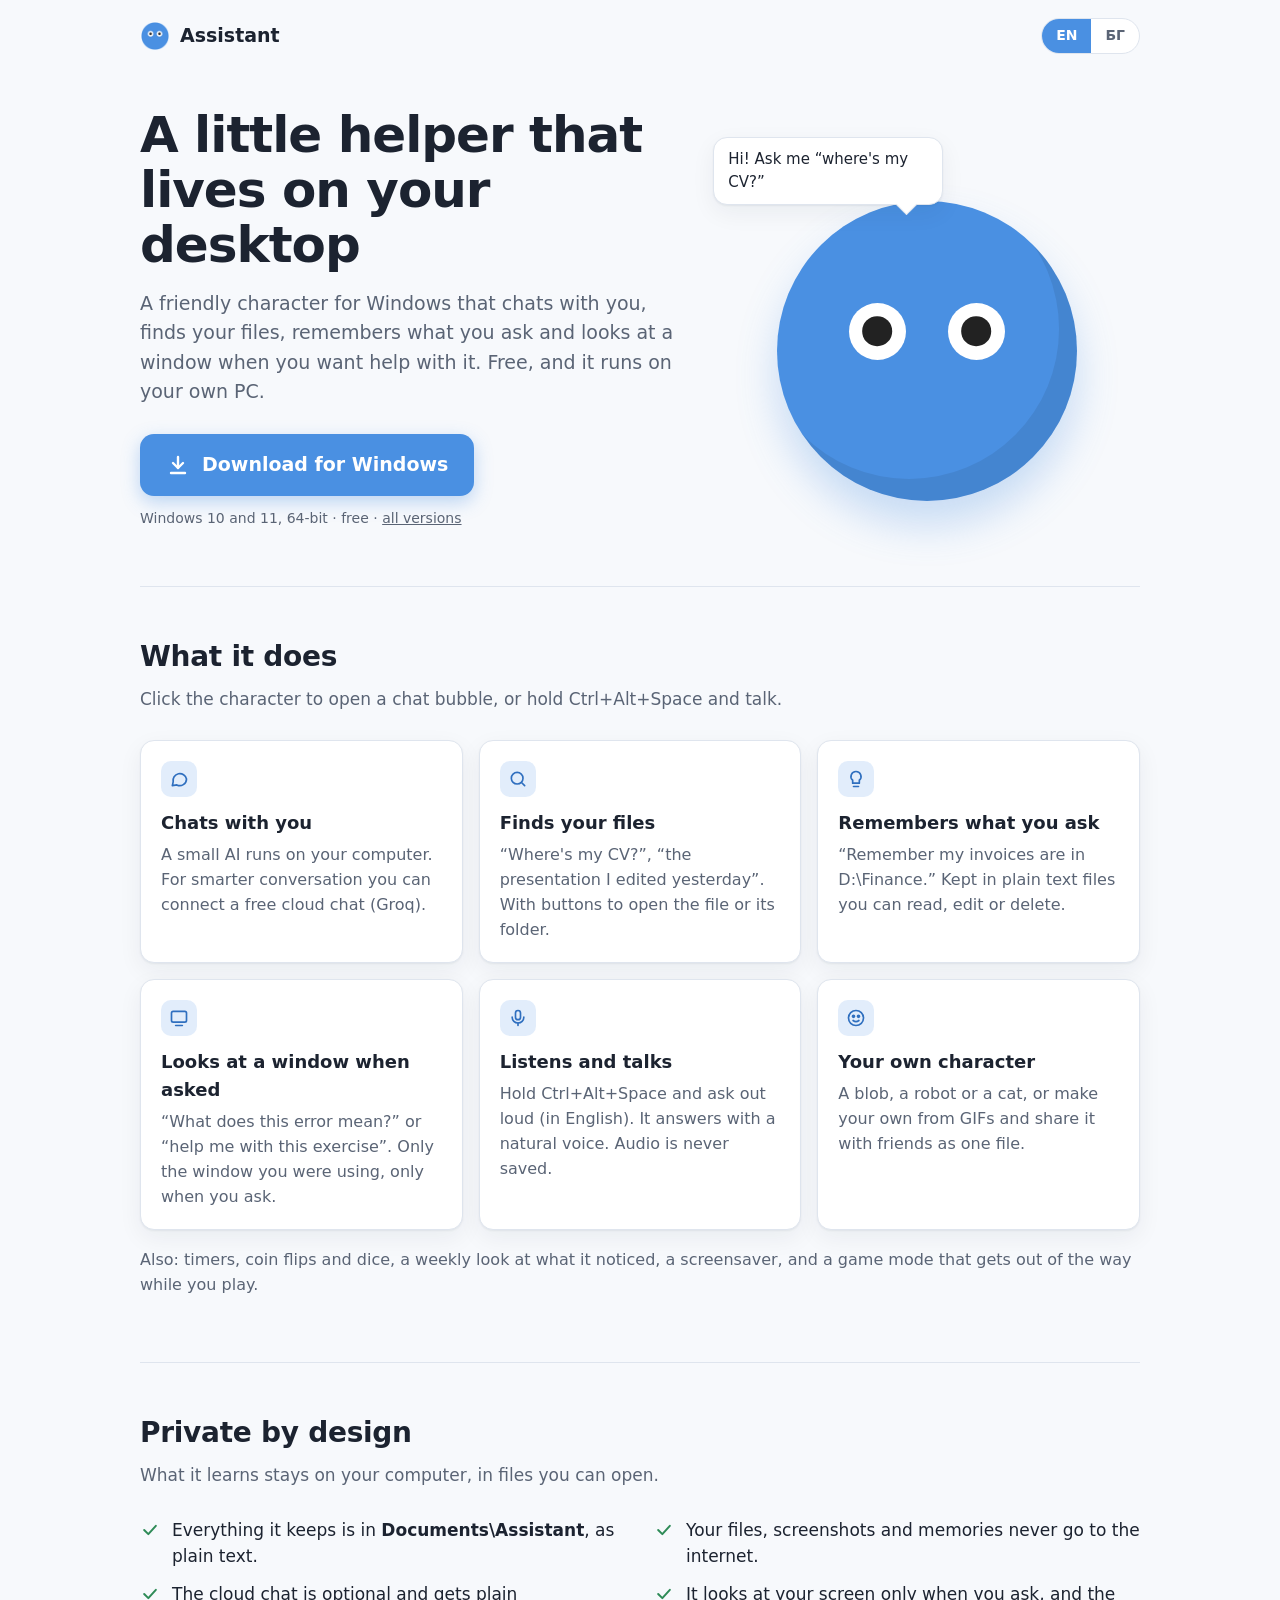
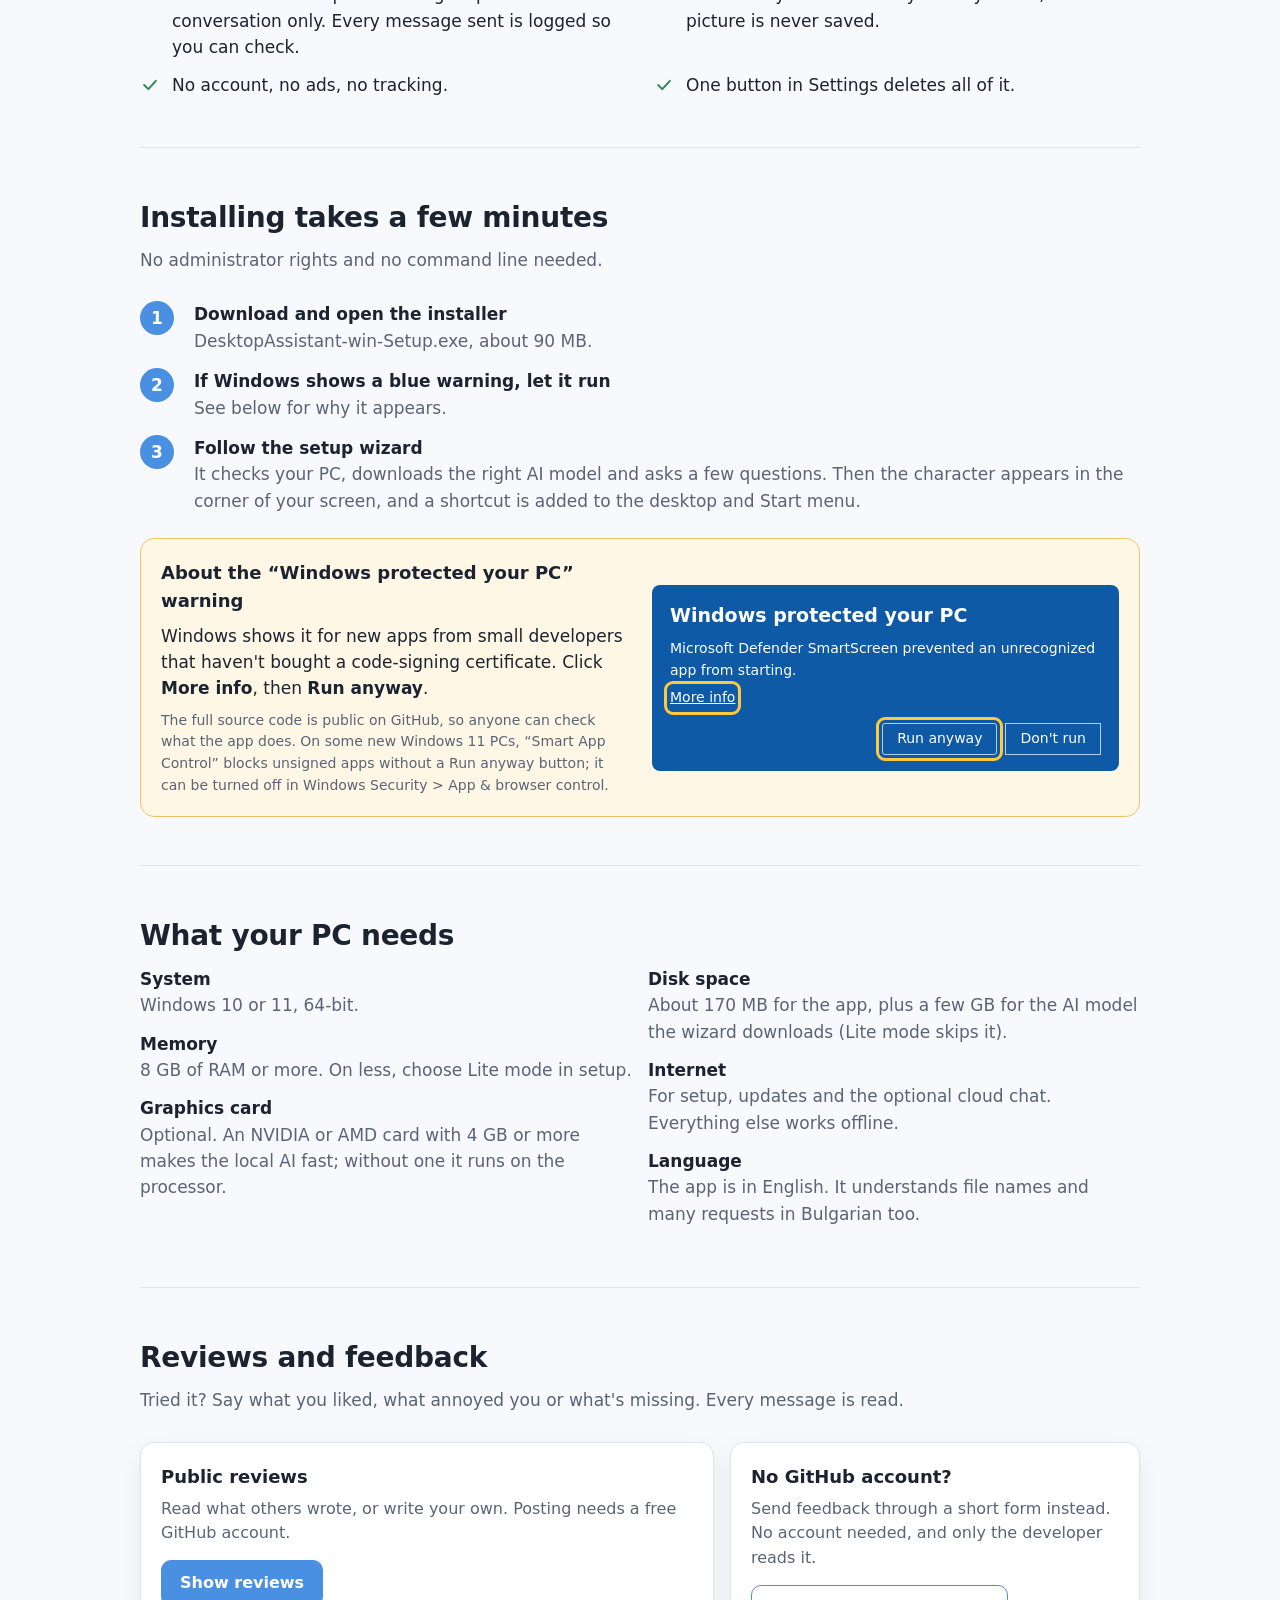
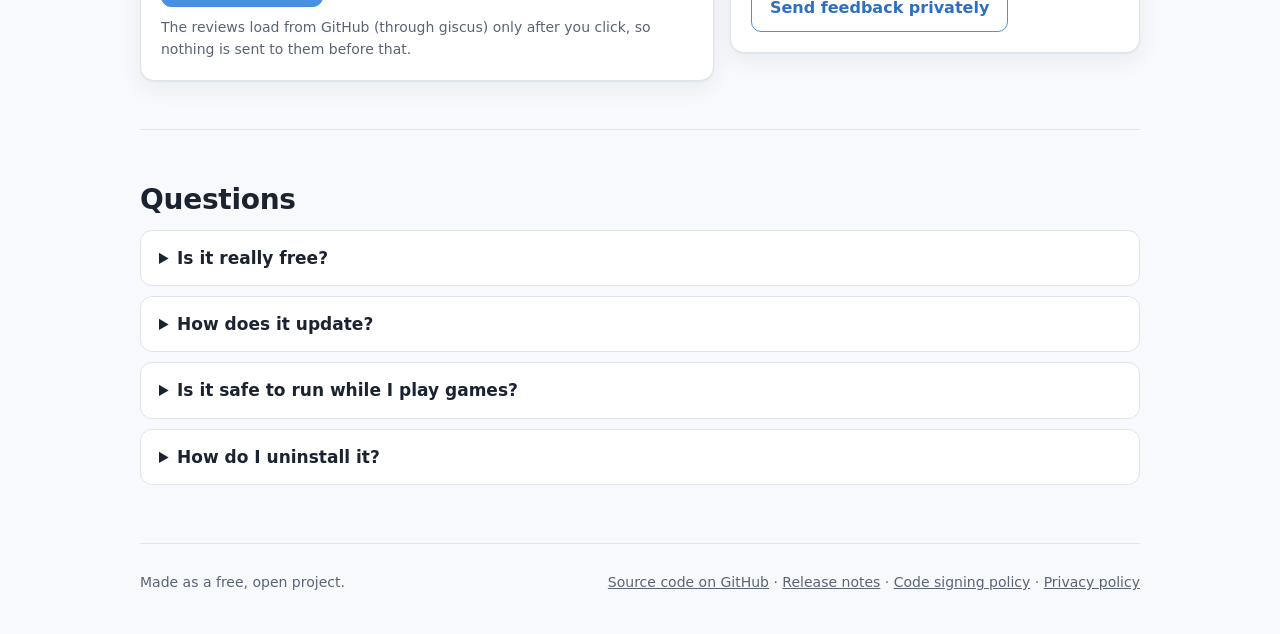
<file: docs/index.html>
<!doctype html>
<html lang="en" data-lang="en">
<head>
<meta charset="utf-8">
<meta name="viewport" content="width=device-width, initial-scale=1">
<title>Assistant: a desktop helper for Windows</title>
<meta name="description" content="A friendly character on your Windows desktop that chats, finds your files and remembers what you ask. Free, private, runs on your PC.">
<link rel="icon" type="image/png" href="favicon.png">
<style>
  /* System fonts only: no font service gets a request from visitors. */
  :root {
    --blob: #4A90E2;
    --blob-deep: #2F6FBF;
    --ink: #1C2330;
    --muted: #5A6475;
    --paper: #F7F9FC;
    --card: #FFFFFF;
    --line: #DFE5EE;
    --warn-bg: #FFF7E6;
    --warn-line: #F0C36A;
    --ok: #2E8B57;
    --shadow: 0 1px 2px rgba(20, 30, 50, .06), 0 8px 24px rgba(20, 30, 50, .06);
  }
  @media (prefers-color-scheme: dark) {
    :root {
      --blob: #5A9DEB;
      --blob-deep: #8BBAF2;
      --ink: #E8ECF3;
      --muted: #A3ADBD;
      --paper: #12161D;
      --card: #1B212B;
      --line: #2C3442;
      --warn-bg: #2B2414;
      --warn-line: #7A6230;
      --ok: #5CC98A;
      --shadow: 0 1px 2px rgba(0, 0, 0, .3), 0 8px 24px rgba(0, 0, 0, .25);
    }
  }
  * { box-sizing: border-box; }
  [hidden] { display: none !important; }
  html { -webkit-text-size-adjust: 100%; }
  body {
    margin: 0;
    background: var(--paper);
    color: var(--ink);
    font: 17px/1.55 "Segoe UI Variable Text", "Segoe UI", system-ui, -apple-system, Roboto, "Helvetica Neue", Arial, sans-serif;
  }
  a { color: var(--blob-deep); }
  .wrap { max-width: 1040px; margin: 0 auto; padding: 0 20px; }

  /* Language: every text exists twice; only the chosen one shows. */
  html[data-lang="en"] .bg, html[data-lang="bg"] .en { display: none !important; }

  header.top { display: flex; align-items: center; justify-content: space-between; padding: 18px 0; }
  .brand { display: flex; align-items: center; gap: 10px; font-weight: 700; font-size: 19px; color: var(--ink); text-decoration: none; }
  .brand img { width: 30px; height: 30px; }
  .langs { display: flex; border: 1px solid var(--line); border-radius: 999px; overflow: hidden; background: var(--card); }
  .langs button {
    border: 0; background: transparent; color: var(--muted); font: inherit; font-size: 14px; font-weight: 600;
    padding: 6px 14px; cursor: pointer;
  }
  .langs button[aria-pressed="true"] { background: var(--blob); color: #fff; }

  /* Hero */
  .hero { display: grid; grid-template-columns: 1.25fr 1fr; gap: 40px; align-items: center; padding: 36px 0 56px; }
  .hero h1 { font-size: clamp(32px, 5vw, 50px); line-height: 1.1; margin: 0 0 16px; letter-spacing: -.02em; }
  .hero p.lead { font-size: 19px; color: var(--muted); margin: 0 0 28px; max-width: 34em; }
  .download {
    display: inline-flex; align-items: center; gap: 12px; padding: 16px 26px; border-radius: 14px;
    background: var(--blob); color: #fff; text-decoration: none; font-size: 19px; font-weight: 700;
    box-shadow: 0 6px 18px rgba(74, 144, 226, .35); transition: transform .12s ease, box-shadow .12s ease;
  }
  .download:hover { transform: translateY(-1px); box-shadow: 0 10px 24px rgba(74, 144, 226, .45); }
  .download:focus-visible, .langs button:focus-visible { outline: 3px solid var(--blob-deep); outline-offset: 3px; }
  .download svg { flex: none; }
  .meta { margin-top: 12px; font-size: 14px; color: var(--muted); }
  .meta a { color: var(--muted); }

  .stage { position: relative; display: flex; justify-content: center; padding-top: 64px; }
  .blob {
    width: min(300px, 70vw); aspect-ratio: 1; border-radius: 50%; background: var(--blob); position: relative;
    box-shadow: inset -18px -22px 0 rgba(0, 0, 0, .08), 0 24px 40px rgba(74, 144, 226, .28);
    animation: bob 4s ease-in-out infinite;
  }
  .eye { position: absolute; top: 34%; width: 19%; aspect-ratio: 1; border-radius: 50%; background: #fff; }
  .eye.left { left: 24%; } .eye.right { right: 24%; }
  .pupil { position: absolute; left: 50%; top: 50%; width: 52%; aspect-ratio: 1; border-radius: 50%; background: #222;
           transform: translate(-50%, -50%); }
  .bubble {
    position: absolute; top: 0; left: 0; z-index: 2; max-width: 230px; background: var(--card); color: var(--ink);
    border: 1px solid var(--line); border-radius: 14px; padding: 10px 14px; font-size: 15px; box-shadow: var(--shadow);
  }
  .bubble::after {
    content: ""; position: absolute; right: 28px; bottom: -8px; width: 14px; height: 14px; background: var(--card);
    border-right: 1px solid var(--line); border-bottom: 1px solid var(--line); transform: rotate(45deg);
  }
  @keyframes bob { 50% { transform: translateY(-8px); } }
  @media (prefers-reduced-motion: reduce) { .blob { animation: none; } .download { transition: none; } }

  section { padding: 48px 0; border-top: 1px solid var(--line); }
  section h2 { font-size: 28px; margin: 0 0 8px; letter-spacing: -.01em; }
  section p.sub { color: var(--muted); margin: 0 0 28px; }

  .grid { display: grid; grid-template-columns: repeat(3, 1fr); gap: 16px; }
  .card { background: var(--card); border: 1px solid var(--line); border-radius: 14px; padding: 20px; box-shadow: var(--shadow); }
  .card h3 { margin: 0 0 6px; font-size: 18px; }
  .card p { margin: 0; color: var(--muted); font-size: 16px; }
  .icon { width: 36px; height: 36px; border-radius: 10px; background: color-mix(in srgb, var(--blob) 16%, transparent);
          display: grid; place-items: center; margin-bottom: 12px; color: var(--blob-deep); }
  .extras { margin-top: 18px; color: var(--muted); font-size: 16px; }

  .privacy { display: grid; grid-template-columns: repeat(2, 1fr); gap: 12px 28px; padding: 0; margin: 0; list-style: none; }
  .privacy li { display: flex; gap: 12px; align-items: flex-start; }
  .privacy li svg { flex: none; margin-top: 3px; color: var(--ok); }

  .steps { counter-reset: step; display: grid; gap: 14px; padding: 0; margin: 0 0 24px; list-style: none; }
  .steps li { counter-increment: step; display: grid; grid-template-columns: 40px 1fr; gap: 14px; align-items: start; }
  .steps li::before {
    content: counter(step); width: 34px; height: 34px; border-radius: 50%; background: var(--blob); color: #fff;
    display: grid; place-items: center; font-weight: 700;
  }
  .steps strong { display: block; }
  .steps span.d { color: var(--muted); }

  .warn { background: var(--warn-bg); border: 1px solid var(--warn-line); border-radius: 14px; padding: 20px;
          display: grid; grid-template-columns: 1fr 1fr; gap: 24px; align-items: center; }
  .warn h3 { margin: 0 0 8px; font-size: 18px; }
  .warn p { margin: 0 0 8px; }
  .warn p.small { font-size: 14px; color: var(--muted); margin: 0; }
  /* A simplified drawing of the Windows warning, not a screenshot. */
  .dialog { background: #0E5AA7; color: #fff; border-radius: 8px; padding: 16px 18px; font-size: 14px; position: relative; }
  .dialog .t { font-size: 19px; font-weight: 600; margin-bottom: 8px; }
  .dialog .l { text-decoration: underline; display: inline-block; margin-top: 6px; }
  .dialog .row { display: flex; justify-content: flex-end; gap: 8px; margin-top: 14px; }
  .dialog .b { border: 1px solid rgba(255, 255, 255, .7); padding: 4px 14px; }
  .mark { outline: 3px solid #FFC83D; outline-offset: 3px; border-radius: 3px; }
  .dialog .n { position: absolute; background: #FFC83D; color: #222; font-weight: 700; width: 22px; height: 22px; border-radius: 50%;
               display: grid; place-items: center; font-size: 13px; }

  .req { display: grid; grid-template-columns: repeat(2, 1fr); gap: 16px; }
  .req dl { margin: 0; }
  .req dt { font-weight: 600; }
  .req dd { margin: 0 0 12px; color: var(--muted); }

  details { background: var(--card); border: 1px solid var(--line); border-radius: 12px; padding: 14px 18px; margin-bottom: 10px; }
  summary { cursor: pointer; font-weight: 600; }
  details p { margin: 10px 0 0; color: var(--muted); }

  .reviews { display: grid; grid-template-columns: 1.4fr 1fr; gap: 16px; align-items: start; }
  .reviews .card p { margin-bottom: 14px; }
  .reviews .card p.small { font-size: 14px; margin: 10px 0 0; }
  .button {
    display: inline-flex; align-items: center; gap: 8px; padding: 10px 18px; border-radius: 10px; border: 1px solid var(--blob);
    background: var(--blob); color: #fff; font: inherit; font-size: 16px; font-weight: 600; text-decoration: none; cursor: pointer;
  }
  .button.ghost { background: transparent; color: var(--blob-deep); }
  .button:hover { filter: brightness(1.06); }
  #giscus { margin-top: 18px; }
  #giscus:empty { display: none; }

  footer { border-top: 1px solid var(--line); padding: 28px 0 40px; color: var(--muted); font-size: 14px; display: flex;
           justify-content: space-between; gap: 16px; flex-wrap: wrap; }
  footer a { color: var(--muted); }

  @media (max-width: 820px) {
    .hero { grid-template-columns: 1fr; gap: 28px; padding-top: 16px; }
    .stage { order: -1; padding-top: 0; }
    .blob { width: min(200px, 55vw); }
    .bubble { position: static; margin-bottom: 14px; max-width: none; }
    .bubble::after { display: none; }
    .stage { flex-direction: column; align-items: center; }
    .grid { grid-template-columns: 1fr; }
    .privacy, .req, .warn, .reviews { grid-template-columns: 1fr; }
    .download { width: 100%; justify-content: center; }
  }
  @media (min-width: 821px) and (max-width: 980px) { .grid { grid-template-columns: repeat(2, 1fr); } }
</style>
</head>
<body>
<div class="wrap">

  <header class="top">
    <a class="brand" href="#"><img src="favicon.png" alt="">Assistant</a>
    <div class="langs" role="group" aria-label="Language / Език">
      <button type="button" data-set="en" aria-pressed="true">EN</button>
      <button type="button" data-set="bg" aria-pressed="false">БГ</button>
    </div>
  </header>

  <main>
    <div class="hero">
      <div>
        <h1>
          <span class="en">A little helper that lives on your desktop</span>
          <span class="bg">Малък помощник, който живее на работния ви плот</span>
        </h1>
        <p class="lead">
          <span class="en">A friendly character for Windows that chats with you, finds your files, remembers what you ask and looks at a window when you want help with it. Free, and it runs on your own PC.</span>
          <span class="bg">Дружелюбно човече за Windows, което си говори с вас, намира файловете ви, помни каквото го помолите и поглежда прозорец, когато искате помощ с него. Безплатно е и работи на вашия компютър.</span>
        </p>
        <a class="download" id="download" href="https://github.com/ciberwarrior39-sys/Assistant/releases/latest/download/DesktopAssistant-win-Setup.exe">
          <svg width="24" height="24" viewBox="0 0 24 24" fill="none" stroke="currentColor" stroke-width="2.4" stroke-linecap="round" stroke-linejoin="round" aria-hidden="true"><path d="M12 4v11"/><path d="m7 10 5 5 5-5"/><path d="M5 20h14"/></svg>
          <span class="en">Download for Windows</span>
          <span class="bg">Изтегляне за Windows</span>
        </a>
        <div class="meta">
          <span class="en">Windows 10 and 11, 64-bit · free · </span>
          <span class="bg">Windows 10 и 11, 64-битов · безплатно · </span>
          <span id="version"></span>
          <span id="downloads" hidden><span class="en"></span><span class="bg"></span> · </span>
          <a href="https://github.com/ciberwarrior39-sys/Assistant/releases"><span class="en">all versions</span><span class="bg">всички версии</span></a>
        </div>
      </div>
      <div class="stage" aria-hidden="true">
        <div class="bubble">
          <span class="en">Hi! Ask me “where's my CV?”</span>
          <span class="bg">Здрасти! Питай ме „къде ми е CV-то?“</span>
        </div>
        <div class="blob" id="blob">
          <div class="eye left"><div class="pupil"></div></div>
          <div class="eye right"><div class="pupil"></div></div>
        </div>
      </div>
    </div>

    <section id="features">
      <h2><span class="en">What it does</span><span class="bg">Какво може</span></h2>
      <p class="sub"><span class="en">Click the character to open a chat bubble, or hold Ctrl+Alt+Space and talk.</span><span class="bg">Щракнете върху човечето, за да отворите чата, или задръжте Ctrl+Alt+Space и говорете.</span></p>
      <div class="grid">
        <div class="card">
          <div class="icon"><svg width="20" height="20" viewBox="0 0 24 24" fill="none" stroke="currentColor" stroke-width="2" stroke-linecap="round" stroke-linejoin="round"><path d="M21 12a8 8 0 0 1-11.6 7.1L4 20l1-4.6A8 8 0 1 1 21 12Z"/></svg></div>
          <h3><span class="en">Chats with you</span><span class="bg">Разговаря с вас</span></h3>
          <p><span class="en">A small AI runs on your computer. For smarter conversation you can connect a free cloud chat (Groq).</span><span class="bg">Малък изкуствен интелект работи на компютъра ви. За по-умен разговор можете да свържете безплатен облачен чат (Groq).</span></p>
        </div>
        <div class="card">
          <div class="icon"><svg width="20" height="20" viewBox="0 0 24 24" fill="none" stroke="currentColor" stroke-width="2" stroke-linecap="round" stroke-linejoin="round"><circle cx="11" cy="11" r="7"/><path d="m20 20-3.5-3.5"/></svg></div>
          <h3><span class="en">Finds your files</span><span class="bg">Намира файловете ви</span></h3>
          <p><span class="en">“Where's my CV?”, “the presentation I edited yesterday”. With buttons to open the file or its folder.</span><span class="bg">„Къде ми е CV-то?“, „презентацията, която редактирах вчера“. С бутони за отваряне на файла или папката му.</span></p>
        </div>
        <div class="card">
          <div class="icon"><svg width="20" height="20" viewBox="0 0 24 24" fill="none" stroke="currentColor" stroke-width="2" stroke-linecap="round" stroke-linejoin="round"><path d="M12 3a6 6 0 0 0-4 10.5V17h8v-3.5A6 6 0 0 0 12 3Z"/><path d="M9 21h6"/></svg></div>
          <h3><span class="en">Remembers what you ask</span><span class="bg">Помни каквото поискате</span></h3>
          <p><span class="en">“Remember my invoices are in D:\Finance.” Kept in plain text files you can read, edit or delete.</span><span class="bg">„Запомни, че фактурите ми са в D:\Finance.“ Пази се в обикновени текстови файлове, които можете да четете, променяте и изтривате.</span></p>
        </div>
        <div class="card">
          <div class="icon"><svg width="20" height="20" viewBox="0 0 24 24" fill="none" stroke="currentColor" stroke-width="2" stroke-linecap="round" stroke-linejoin="round"><rect x="3" y="4" width="18" height="13" rx="2"/><path d="M8 21h8"/></svg></div>
          <h3><span class="en">Looks at a window when asked</span><span class="bg">Поглежда прозорец, когато го помолите</span></h3>
          <p><span class="en">“What does this error mean?” or “help me with this exercise”. Only the window you were using, only when you ask.</span><span class="bg">„Какво означава тази грешка?“ или „помогни ми с тази задача“. Само прозореца, който ползвате, и само когато поискате.</span></p>
        </div>
        <div class="card">
          <div class="icon"><svg width="20" height="20" viewBox="0 0 24 24" fill="none" stroke="currentColor" stroke-width="2" stroke-linecap="round" stroke-linejoin="round"><rect x="9" y="3" width="6" height="11" rx="3"/><path d="M5 11a7 7 0 0 0 14 0"/><path d="M12 18v3"/></svg></div>
          <h3><span class="en">Listens and talks</span><span class="bg">Слуша и говори</span></h3>
          <p><span class="en">Hold Ctrl+Alt+Space and ask out loud (in English). It answers with a natural voice. Audio is never saved.</span><span class="bg">Задръжте Ctrl+Alt+Space и питайте на глас (на английски). Отговаря с естествен глас. Звукът никога не се записва.</span></p>
        </div>
        <div class="card">
          <div class="icon"><svg width="20" height="20" viewBox="0 0 24 24" fill="none" stroke="currentColor" stroke-width="2" stroke-linecap="round" stroke-linejoin="round"><circle cx="12" cy="12" r="9"/><circle cx="9" cy="10" r="1.2" fill="currentColor"/><circle cx="15" cy="10" r="1.2" fill="currentColor"/><path d="M8.5 15c2 1.6 5 1.6 7 0"/></svg></div>
          <h3><span class="en">Your own character</span><span class="bg">Ваше собствено човече</span></h3>
          <p><span class="en">A blob, a robot or a cat, or make your own from GIFs and share it with friends as one file.</span><span class="bg">Топче, робот или котка, или си направете свое от GIF-ове и го споделете с приятели като един файл.</span></p>
        </div>
      </div>
      <p class="extras">
        <span class="en">Also: timers, coin flips and dice, a weekly look at what it noticed, a screensaver, and a game mode that gets out of the way while you play.</span>
        <span class="bg">Още: таймери, ези-тура и зарове, седмичен преглед на забелязаното, скрийнсейвър и режим за игри, който се маха от пътя ви, докато играете.</span>
      </p>
    </section>

    <section id="privacy">
      <h2><span class="en">Private by design</span><span class="bg">Поверителност по замисъл</span></h2>
      <p class="sub"><span class="en">What it learns stays on your computer, in files you can open.</span><span class="bg">Каквото научи, остава на компютъра ви, във файлове, които можете да отворите.</span></p>
      <ul class="privacy">
        <li><svg width="20" height="20" viewBox="0 0 24 24" fill="none" stroke="currentColor" stroke-width="2.4" stroke-linecap="round" stroke-linejoin="round"><path d="m5 12 5 5 9-10"/></svg>
          <span><span class="en">Everything it keeps is in <b>Documents\Assistant</b>, as plain text.</span><span class="bg">Всичко, което пази, е в <b>Documents\Assistant</b>, като обикновен текст.</span></span></li>
        <li><svg width="20" height="20" viewBox="0 0 24 24" fill="none" stroke="currentColor" stroke-width="2.4" stroke-linecap="round" stroke-linejoin="round"><path d="m5 12 5 5 9-10"/></svg>
          <span><span class="en">Your files, screenshots and memories never go to the internet.</span><span class="bg">Вашите файлове, снимки на екрана и спомени никога не отиват в интернет.</span></span></li>
        <li><svg width="20" height="20" viewBox="0 0 24 24" fill="none" stroke="currentColor" stroke-width="2.4" stroke-linecap="round" stroke-linejoin="round"><path d="m5 12 5 5 9-10"/></svg>
          <span><span class="en">The cloud chat is optional and gets plain conversation only. Every message sent is logged so you can check.</span><span class="bg">Облачният чат е по избор и получава само обикновен разговор. Всяко изпратено съобщение се записва, за да можете да проверите.</span></span></li>
        <li><svg width="20" height="20" viewBox="0 0 24 24" fill="none" stroke="currentColor" stroke-width="2.4" stroke-linecap="round" stroke-linejoin="round"><path d="m5 12 5 5 9-10"/></svg>
          <span><span class="en">It looks at your screen only when you ask, and the picture is never saved.</span><span class="bg">Гледа екрана ви само когато поискате, а снимката никога не се запазва.</span></span></li>
        <li><svg width="20" height="20" viewBox="0 0 24 24" fill="none" stroke="currentColor" stroke-width="2.4" stroke-linecap="round" stroke-linejoin="round"><path d="m5 12 5 5 9-10"/></svg>
          <span><span class="en">No account, no ads, no tracking.</span><span class="bg">Без акаунт, без реклами, без проследяване.</span></span></li>
        <li><svg width="20" height="20" viewBox="0 0 24 24" fill="none" stroke="currentColor" stroke-width="2.4" stroke-linecap="round" stroke-linejoin="round"><path d="m5 12 5 5 9-10"/></svg>
          <span><span class="en">One button in Settings deletes all of it.</span><span class="bg">Един бутон в Настройките изтрива всичко.</span></span></li>
      </ul>
    </section>

    <section id="install">
      <h2><span class="en">Installing takes a few minutes</span><span class="bg">Инсталирането отнема няколко минути</span></h2>
      <p class="sub"><span class="en">No administrator rights and no command line needed.</span><span class="bg">Не са нужни администраторски права, нито команден ред.</span></p>
      <ol class="steps">
        <li><div><strong><span class="en">Download and open the installer</span><span class="bg">Изтеглете и отворете инсталатора</span></strong>
          <span class="d"><span class="en">DesktopAssistant-win-Setup.exe, about 90 MB.</span><span class="bg">DesktopAssistant-win-Setup.exe, около 90 MB.</span></span></div></li>
        <li><div><strong><span class="en">If Windows shows a blue warning, let it run</span><span class="bg">Ако Windows покаже синьо предупреждение, разрешете го</span></strong>
          <span class="d"><span class="en">See below for why it appears.</span><span class="bg">По-долу пише защо се появява.</span></span></div></li>
        <li><div><strong><span class="en">Follow the setup wizard</span><span class="bg">Следвайте съветника за настройка</span></strong>
          <span class="d"><span class="en">It checks your PC, downloads the right AI model and asks a few questions. Then the character appears in the corner of your screen, and a shortcut is added to the desktop and Start menu.</span><span class="bg">Той проверява компютъра ви, изтегля подходящия модел и задава няколко въпроса. После човечето се появява в ъгъла на екрана, а на работния плот и в менюто „Старт“ се добавя пряк път.</span></span></div></li>
      </ol>

      <div class="warn">
        <div>
          <h3><span class="en">About the “Windows protected your PC” warning</span><span class="bg">За предупреждението „Windows защити вашия компютър“</span></h3>
          <p><span class="en">Windows shows it for new apps from small developers that haven't bought a code-signing certificate. Click <b>More info</b>, then <b>Run anyway</b>.</span><span class="bg">Windows го показва за нови програми от малки разработчици, които нямат платен сертификат за подписване. Натиснете <b>More info</b> (Повече информация), после <b>Run anyway</b> (Изпълни въпреки това).</span></p>
          <p class="small"><span class="en">The full source code is public on GitHub, so anyone can check what the app does. On some new Windows 11 PCs, “Smart App Control” blocks unsigned apps without a Run anyway button; it can be turned off in Windows Security > App &amp; browser control.</span><span class="bg">Целият изходен код е публичен в GitHub, така че всеки може да провери какво прави програмата. На някои нови компютри с Windows 11 „Smart App Control“ блокира неподписани програми без бутон за изпълнение; може да се изключи от Защита на Windows > Управление на приложения и браузъри.</span></p>
        </div>
        <div class="dialog" aria-hidden="true">
          <div class="t">Windows protected your PC</div>
          <div>Microsoft Defender SmartScreen prevented an unrecognized app from starting.</div>
          <span class="l mark">More info</span>
          <div class="row"><span class="b mark">Run anyway</span><span class="b">Don't run</span></div>
        </div>
      </div>
    </section>

    <section id="requirements">
      <h2><span class="en">What your PC needs</span><span class="bg">Какво е нужно на компютъра</span></h2>
      <div class="req">
        <dl>
          <dt><span class="en">System</span><span class="bg">Система</span></dt>
          <dd><span class="en">Windows 10 or 11, 64-bit.</span><span class="bg">Windows 10 или 11, 64-битов.</span></dd>
          <dt><span class="en">Memory</span><span class="bg">Памет</span></dt>
          <dd><span class="en">8 GB of RAM or more. On less, choose Lite mode in setup.</span><span class="bg">8 GB RAM или повече. При по-малко изберете режим Lite в настройката.</span></dd>
          <dt><span class="en">Graphics card</span><span class="bg">Видеокарта</span></dt>
          <dd><span class="en">Optional. An NVIDIA or AMD card with 4 GB or more makes the local AI fast; without one it runs on the processor.</span><span class="bg">По избор. Карта на NVIDIA или AMD с 4 GB или повече прави локалния ИИ бърз; без такава той работи на процесора.</span></dd>
        </dl>
        <dl>
          <dt><span class="en">Disk space</span><span class="bg">Място на диска</span></dt>
          <dd><span class="en">About 170 MB for the app, plus a few GB for the AI model the wizard downloads (Lite mode skips it).</span><span class="bg">Около 170 MB за програмата и няколко GB за модела, който съветникът изтегля (в режим Lite не се тегли).</span></dd>
          <dt><span class="en">Internet</span><span class="bg">Интернет</span></dt>
          <dd><span class="en">For setup, updates and the optional cloud chat. Everything else works offline.</span><span class="bg">За настройката, обновленията и облачния чат по избор. Всичко останало работи и без интернет.</span></dd>
          <dt><span class="en">Language</span><span class="bg">Език</span></dt>
          <dd><span class="en">The app is in English. It understands file names and many requests in Bulgarian too.</span><span class="bg">Програмата е на английски. Разбира имена на файлове и много заявки и на български.</span></dd>
        </dl>
      </div>
    </section>

    <section id="reviews" hidden>
      <h2><span class="en">Reviews and feedback</span><span class="bg">Отзиви и мнения</span></h2>
      <p class="sub"><span class="en">Tried it? Say what you liked, what annoyed you or what's missing. Every message is read.</span><span class="bg">Пробвахте ли го? Кажете какво ви хареса, какво ви подразни или какво липсва. Всяко съобщение се чете.</span></p>
      <div class="reviews">
        <div class="card" id="public-reviews" hidden>
          <h3><span class="en">Public reviews</span><span class="bg">Публични отзиви</span></h3>
          <p><span class="en">Read what others wrote, or write your own. Posting needs a free GitHub account.</span><span class="bg">Прочетете какво са написали другите или напишете свой отзив. За публикуване е нужен безплатен акаунт в GitHub.</span></p>
          <button type="button" class="button" id="show-reviews"><span class="en">Show reviews</span><span class="bg">Покажи отзивите</span></button>
          <p class="small"><span class="en">The reviews load from GitHub (through giscus) only after you click, so nothing is sent to them before that.</span><span class="bg">Отзивите се зареждат от GitHub (чрез giscus) едва след като натиснете, така че дотогава нищо не им се изпраща.</span></p>
          <div id="giscus"></div>
        </div>
        <div class="card" id="private-feedback" hidden>
          <h3><span class="en">No GitHub account?</span><span class="bg">Нямате акаунт в GitHub?</span></h3>
          <p><span class="en">Send feedback through a short form instead. No account needed, and only the developer reads it.</span><span class="bg">Изпратете мнението си през кратка форма. Не е нужен акаунт и го чете само разработчикът.</span></p>
          <a class="button ghost" id="feedback-form" href="#" target="_blank" rel="noopener"><span class="en">Send feedback privately</span><span class="bg">Изпрати мнение лично</span></a>
        </div>
      </div>
    </section>

    <section id="faq">
      <h2><span class="en">Questions</span><span class="bg">Въпроси</span></h2>
      <details><summary><span class="en">Is it really free?</span><span class="bg">Наистина ли е безплатно?</span></summary>
        <p><span class="en">Yes. The app and its local AI are free. The cloud chat uses Groq's free plan with your own free key.</span><span class="bg">Да. Програмата и локалният ИИ са безплатни. Облачният чат ползва безплатния план на Groq с ваш собствен безплатен ключ.</span></p></details>
      <details><summary><span class="en">How does it update?</span><span class="bg">Как се обновява?</span></summary>
        <p><span class="en">By itself. It checks once a day, downloads new versions quietly (usually under 1 MB) and installs them the next time it starts.</span><span class="bg">Само. Проверява веднъж на ден, тихо изтегля новите версии (обикновено под 1 MB) и ги инсталира при следващото стартиране.</span></p></details>
      <details><summary><span class="en">Is it safe to run while I play games?</span><span class="bg">Безопасно ли е да работи, докато играя?</span></summary>
        <p><span class="en">Game mode hides the character, frees the graphics card and never looks at a game's screen. For League of Legends and Valorant, Settings can also close the assistant completely when the Riot Client opens, so nothing of it runs next to Riot Vanguard.</span><span class="bg">Режимът за игри скрива човечето, освобождава видеокартата и никога не гледа екрана на игра. За League of Legends и Valorant в Настройките може също да изберете асистентът да се затваря напълно при отваряне на Riot Client, така че нищо от него да не работи заедно с Riot Vanguard.</span></p></details>
      <details><summary><span class="en">How do I uninstall it?</span><span class="bg">Как да го деинсталирам?</span></summary>
        <p><span class="en">Windows Settings > Apps > Installed apps > Assistant > Uninstall. Your notes in Documents\Assistant stay unless you delete them in Settings first.</span><span class="bg">Настройки на Windows > Приложения > Инсталирани приложения > Assistant > Деинсталиране. Бележките ви в Documents\Assistant остават, освен ако първо не ги изтриете от Настройките на асистента.</span></p></details>
    </section>
  </main>

  <footer>
    <span><span class="en">Made as a free, open project.</span><span class="bg">Направено като безплатен, отворен проект.</span></span>
    <span><a href="https://github.com/ciberwarrior39-sys/Assistant"><span class="en">Source code on GitHub</span><span class="bg">Изходен код в GitHub</span></a> ·
      <a href="https://github.com/ciberwarrior39-sys/Assistant/releases"><span class="en">Release notes</span><span class="bg">Бележки по версиите</span></a> ·
      <a href="code-signing.html"><span class="en">Code signing policy</span><span class="bg">Политика за подписване на кода</span></a> ·
      <a href="privacy.html"><span class="en">Privacy policy</span><span class="bg">Политика за поверителност</span></a></span>
  </footer>
</div>

<script>
  // Language: Bulgarian for Bulgarian browsers, English otherwise; the choice is remembered on this browser.
  (function () {
    var saved = null;
    try { saved = localStorage.getItem("lang"); } catch (e) {}
    var lang = saved || ((navigator.language || "").toLowerCase().indexOf("bg") === 0 ? "bg" : "en");
    function apply(next) {
      lang = next;
      document.documentElement.setAttribute("data-lang", next);
      document.documentElement.lang = next;
      document.querySelectorAll(".langs button").forEach(function (b) {
        b.setAttribute("aria-pressed", String(b.getAttribute("data-set") === next));
      });
      document.title = next === "bg" ? "Assistant: помощник за работния плот на Windows" : "Assistant: a desktop helper for Windows";
    }
    document.querySelectorAll(".langs button").forEach(function (b) {
      b.addEventListener("click", function () {
        apply(b.getAttribute("data-set"));
        try { localStorage.setItem("lang", lang); } catch (e) {}
      });
    });
    apply(lang);
  })();

  // The newest version, its size and how many times the installer was downloaded, from GitHub's public release list.
  // Only the installer counts: updates download other files, so one person updating many times isn't counted again.
  // The page works the same without it.
  fetch("https://api.github.com/repos/ciberwarrior39-sys/Assistant/releases?per_page=100")
    .then(function (r) { return r.ok ? r.json() : null; })
    .then(function (releases) {
      if (!releases || !releases.length) return;
      function installer(release) {
        return (release.assets || []).filter(function (a) { return /Setup\.exe$/i.test(a.name); })[0];
      }
      var latest = releases.filter(function (r) { return !r.draft && !r.prerelease; })[0];
      if (latest && latest.tag_name) {
        var setup = installer(latest);
        var text = "v" + String(latest.tag_name).replace(/^v/i, "");
        if (setup) text += ", " + Math.round(setup.size / 1048576) + " MB";
        document.getElementById("version").textContent = text + " · ";
      }
      var total = releases.reduce(function (sum, r) { var a = installer(r); return sum + (a ? a.download_count : 0); }, 0);
      if (total > 0) {
        var box = document.getElementById("downloads");
        box.querySelector(".en").textContent = total.toLocaleString("en-US") + (total === 1 ? " download" : " downloads");
        box.querySelector(".bg").textContent = total.toLocaleString("bg-BG") + (total === 1 ? " изтегляне" : " изтегляния");
        box.hidden = false;
      }
    })
    .catch(function () {});

  // Reviews. Fill these in once (see README > "Reviews on the download page"); a part left empty stays hidden.
  (function () {
    var giscus = {
      repo: "ciberwarrior39-sys/Assistant",
      repoId: "R_kgDOVKo7xA",       // data-repo-id from giscus.app
      category: "Reviews",
      categoryId: "DIC_kwDOVKo7xM4DJXfF"    // data-category-id from giscus.app
    };
    var feedbackForm = "https://tally.so/r/Z9jQ2y"; // the form's share link, e.g. https://tally.so/r/xxxxxx

    var hasPublic = giscus.repoId && giscus.categoryId;
    if (!hasPublic && !feedbackForm) return;
    document.getElementById("reviews").hidden = false;

    if (feedbackForm) {
      document.getElementById("feedback-form").href = feedbackForm;
      document.getElementById("private-feedback").hidden = false;
    }
    if (!hasPublic) return;
    document.getElementById("public-reviews").hidden = false;

    // giscus is loaded only now, on the visitor's click.
    var button = document.getElementById("show-reviews");
    button.addEventListener("click", function () {
      button.hidden = true;
      var script = document.createElement("script");
      script.src = "https://giscus.app/client.js";
      script.async = true;
      script.crossOrigin = "anonymous";
      var settings = {
        "repo": giscus.repo, "repo-id": giscus.repoId, "category": giscus.category, "category-id": giscus.categoryId,
        "mapping": "specific", "term": "Reviews", "strict": "1", "reactions-enabled": "1", "emit-metadata": "0",
        "input-position": "top", "theme": "preferred_color_scheme", "lang": "en", "loading": "lazy"
      };
      Object.keys(settings).forEach(function (key) { script.setAttribute("data-" + key, settings[key]); });
      document.getElementById("giscus").appendChild(script);
    });
  })();

  // Like in the app: the eyes follow the mouse pointer.
  (function () {
    if (window.matchMedia && window.matchMedia("(prefers-reduced-motion: reduce)").matches) return;
    var pupils = document.querySelectorAll(".pupil");
    window.addEventListener("pointermove", function (ev) {
      pupils.forEach(function (p) {
        var eye = p.parentElement.getBoundingClientRect();
        var cx = eye.left + eye.width / 2, cy = eye.top + eye.height / 2;
        var dx = ev.clientX - cx, dy = ev.clientY - cy;
        var dist = Math.hypot(dx, dy) || 1;
        var reach = eye.width * 0.22 * Math.min(1, dist / 200);
        p.style.transform = "translate(calc(-50% + " + (dx / dist * reach) + "px), calc(-50% + " + (dy / dist * reach) + "px))";
      });
    }, { passive: true });
  })();
</script>
</body>
</html>
</file>
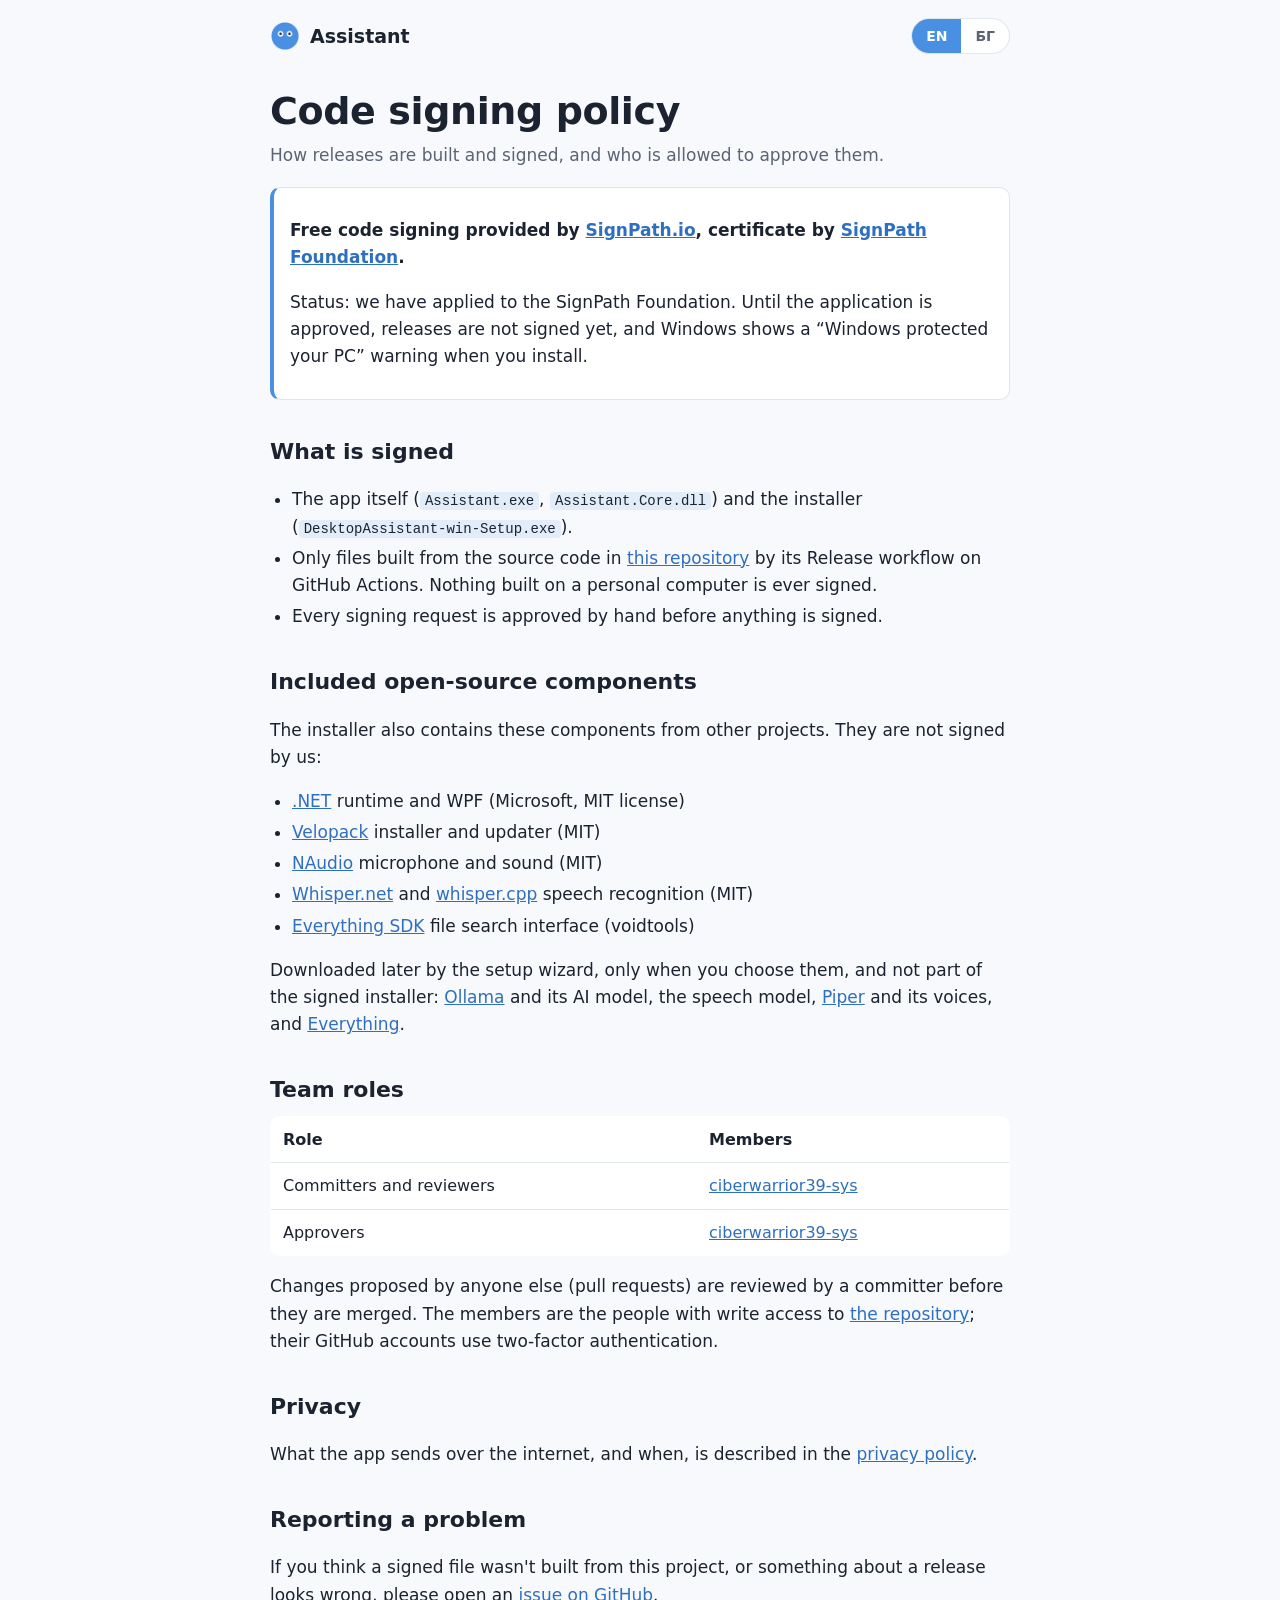
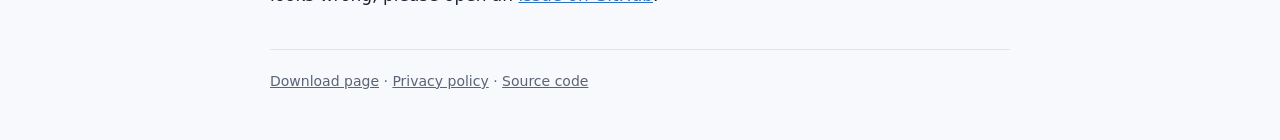
<file: docs/code-signing.html>
<!doctype html>
<html lang="en" data-lang="en" data-title-en="Code signing policy · Assistant" data-title-bg="Политика за подписване на кода · Assistant">
<head>
<meta charset="utf-8">
<meta name="viewport" content="width=device-width, initial-scale=1">
<title>Code signing policy · Assistant</title>
<meta name="description" content="How releases of Assistant are built and code-signed, and who can approve them.">
<link rel="icon" type="image/png" href="favicon.png">
<link rel="stylesheet" href="policy.css">
</head>
<body>
<div class="wrap">
  <header class="top">
    <a class="brand" href="./"><img src="favicon.png" alt="">Assistant</a>
    <div class="langs" role="group" aria-label="Language / Език">
      <button type="button" data-set="en" aria-pressed="true">EN</button>
      <button type="button" data-set="bg" aria-pressed="false">БГ</button>
    </div>
  </header>

  <h1><span class="en">Code signing policy</span><span class="bg">Политика за подписване на кода</span></h1>
  <p class="lead">
    <span class="en">How releases are built and signed, and who is allowed to approve them.</span>
    <span class="bg">Как се създават и подписват версиите и кой има право да ги одобрява.</span>
  </p>

  <div class="note">
    <p><strong>Free code signing provided by <a href="https://signpath.io">SignPath.io</a>, certificate by <a href="https://signpath.org">SignPath Foundation</a>.</strong></p>
    <p>
      <span class="en">Status: we have applied to the SignPath Foundation. Until the application is approved, releases are not signed yet, and Windows shows a “Windows protected your PC” warning when you install.</span>
      <span class="bg">Състояние: подадохме заявка към SignPath Foundation. Докато не бъде одобрена, версиите още не са подписани и Windows показва предупреждение „Windows защити вашия компютър“ при инсталиране.</span>
    </p>
  </div>

  <h2><span class="en">What is signed</span><span class="bg">Какво се подписва</span></h2>
  <ul>
    <li><span class="en">The app itself (<code>Assistant.exe</code>, <code>Assistant.Core.dll</code>) and the installer (<code>DesktopAssistant-win-Setup.exe</code>).</span>
        <span class="bg">Самата програма (<code>Assistant.exe</code>, <code>Assistant.Core.dll</code>) и инсталаторът (<code>DesktopAssistant-win-Setup.exe</code>).</span></li>
    <li><span class="en">Only files built from the source code in <a href="https://github.com/ciberwarrior39-sys/Assistant">this repository</a> by its Release workflow on GitHub Actions. Nothing built on a personal computer is ever signed.</span>
        <span class="bg">Само файлове, създадени от изходния код в <a href="https://github.com/ciberwarrior39-sys/Assistant">това хранилище</a> от неговия процес Release в GitHub Actions. Нищо, създадено на личен компютър, не се подписва.</span></li>
    <li><span class="en">Every signing request is approved by hand before anything is signed.</span>
        <span class="bg">Всяка заявка за подписване се одобрява ръчно, преди нещо да бъде подписано.</span></li>
  </ul>

  <h2><span class="en">Included open-source components</span><span class="bg">Включени компоненти с отворен код</span></h2>
  <p>
    <span class="en">The installer also contains these components from other projects. They are not signed by us:</span>
    <span class="bg">Инсталаторът съдържа и тези компоненти от други проекти. Те не се подписват от нас:</span>
  </p>
  <ul>
    <li><a href="https://github.com/dotnet/runtime">.NET</a> <span class="en">runtime and WPF (Microsoft, MIT license)</span><span class="bg">среда и WPF (Microsoft, лиценз MIT)</span></li>
    <li><a href="https://github.com/velopack/velopack">Velopack</a> <span class="en">installer and updater (MIT)</span><span class="bg">инсталатор и обновяване (MIT)</span></li>
    <li><a href="https://github.com/naudio/NAudio">NAudio</a> <span class="en">microphone and sound (MIT)</span><span class="bg">микрофон и звук (MIT)</span></li>
    <li><a href="https://github.com/sandrohanea/whisper.net">Whisper.net</a> <span class="en">and</span><span class="bg">и</span> <a href="https://github.com/ggml-org/whisper.cpp">whisper.cpp</a> <span class="en">speech recognition (MIT)</span><span class="bg">разпознаване на реч (MIT)</span></li>
    <li><a href="https://www.voidtools.com/support/everything/sdk/">Everything SDK</a> <span class="en">file search interface (voidtools)</span><span class="bg">интерфейс за търсене на файлове (voidtools)</span></li>
  </ul>
  <p>
    <span class="en">Downloaded later by the setup wizard, only when you choose them, and not part of the signed installer: <a href="https://github.com/ollama/ollama">Ollama</a> and its AI model, the speech model, <a href="https://github.com/rhasspy/piper">Piper</a> and its voices, and <a href="https://www.voidtools.com/">Everything</a>.</span>
    <span class="bg">Изтеглят се по-късно от съветника за настройка, само ако ги изберете, и не са част от подписания инсталатор: <a href="https://github.com/ollama/ollama">Ollama</a> и неговият модел, моделът за реч, <a href="https://github.com/rhasspy/piper">Piper</a> и гласовете му, и <a href="https://www.voidtools.com/">Everything</a>.</span>
  </p>

  <h2><span class="en">Team roles</span><span class="bg">Роли в екипа</span></h2>
  <table>
    <thead><tr><th><span class="en">Role</span><span class="bg">Роля</span></th><th><span class="en">Members</span><span class="bg">Членове</span></th></tr></thead>
    <tbody>
      <tr><td><span class="en">Committers and reviewers</span><span class="bg">Автори и рецензенти</span></td>
          <td><a href="https://github.com/ciberwarrior39-sys">ciberwarrior39-sys</a></td></tr>
      <tr><td><span class="en">Approvers</span><span class="bg">Одобряващи</span></td>
          <td><a href="https://github.com/ciberwarrior39-sys">ciberwarrior39-sys</a></td></tr>
    </tbody>
  </table>
  <p>
    <span class="en">Changes proposed by anyone else (pull requests) are reviewed by a committer before they are merged. The members are the people with write access to <a href="https://github.com/ciberwarrior39-sys/Assistant">the repository</a>; their GitHub accounts use two-factor authentication.</span>
    <span class="bg">Промени, предложени от други хора (pull requests), се преглеждат от автор, преди да бъдат приети. Членовете са хората с право на запис в <a href="https://github.com/ciberwarrior39-sys/Assistant">хранилището</a>; профилите им в GitHub ползват двуфакторно удостоверяване.</span>
  </p>

  <h2><span class="en">Privacy</span><span class="bg">Поверителност</span></h2>
  <p>
    <span class="en">What the app sends over the internet, and when, is described in the <a href="privacy.html">privacy policy</a>.</span>
    <span class="bg">Какво изпраща програмата по интернет и кога е описано в <a href="privacy.html">политиката за поверителност</a>.</span>
  </p>

  <h2><span class="en">Reporting a problem</span><span class="bg">Съобщаване за проблем</span></h2>
  <p>
    <span class="en">If you think a signed file wasn't built from this project, or something about a release looks wrong, please open an <a href="https://github.com/ciberwarrior39-sys/Assistant/issues">issue on GitHub</a>.</span>
    <span class="bg">Ако смятате, че подписан файл не е създаден от този проект или нещо във версия изглежда нередно, моля, отворете <a href="https://github.com/ciberwarrior39-sys/Assistant/issues">issue в GitHub</a>.</span>
  </p>

  <footer>
    <a href="./"><span class="en">Download page</span><span class="bg">Страница за изтегляне</span></a> ·
    <a href="privacy.html"><span class="en">Privacy policy</span><span class="bg">Политика за поверителност</span></a> ·
    <a href="https://github.com/ciberwarrior39-sys/Assistant"><span class="en">Source code</span><span class="bg">Изходен код</span></a>
  </footer>
</div>
<script src="lang.js"></script>
</body>
</html>
</file>
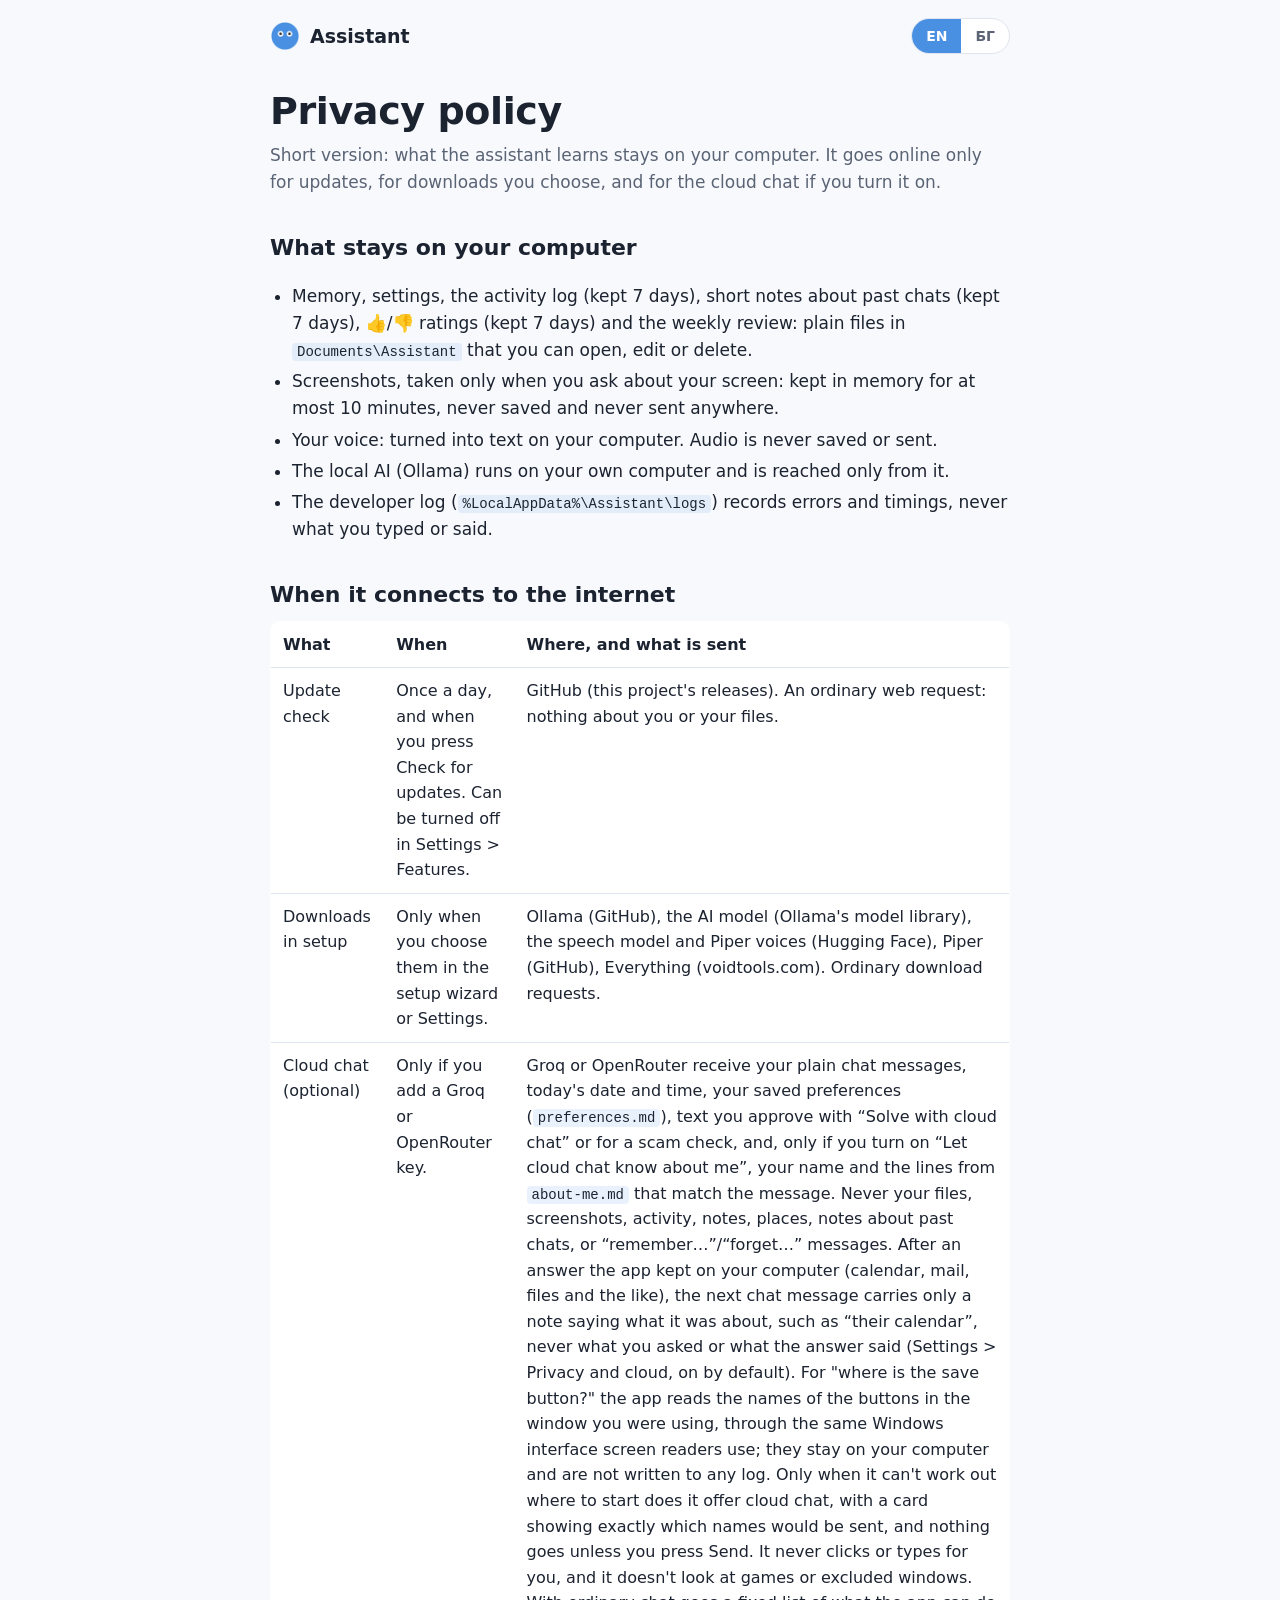
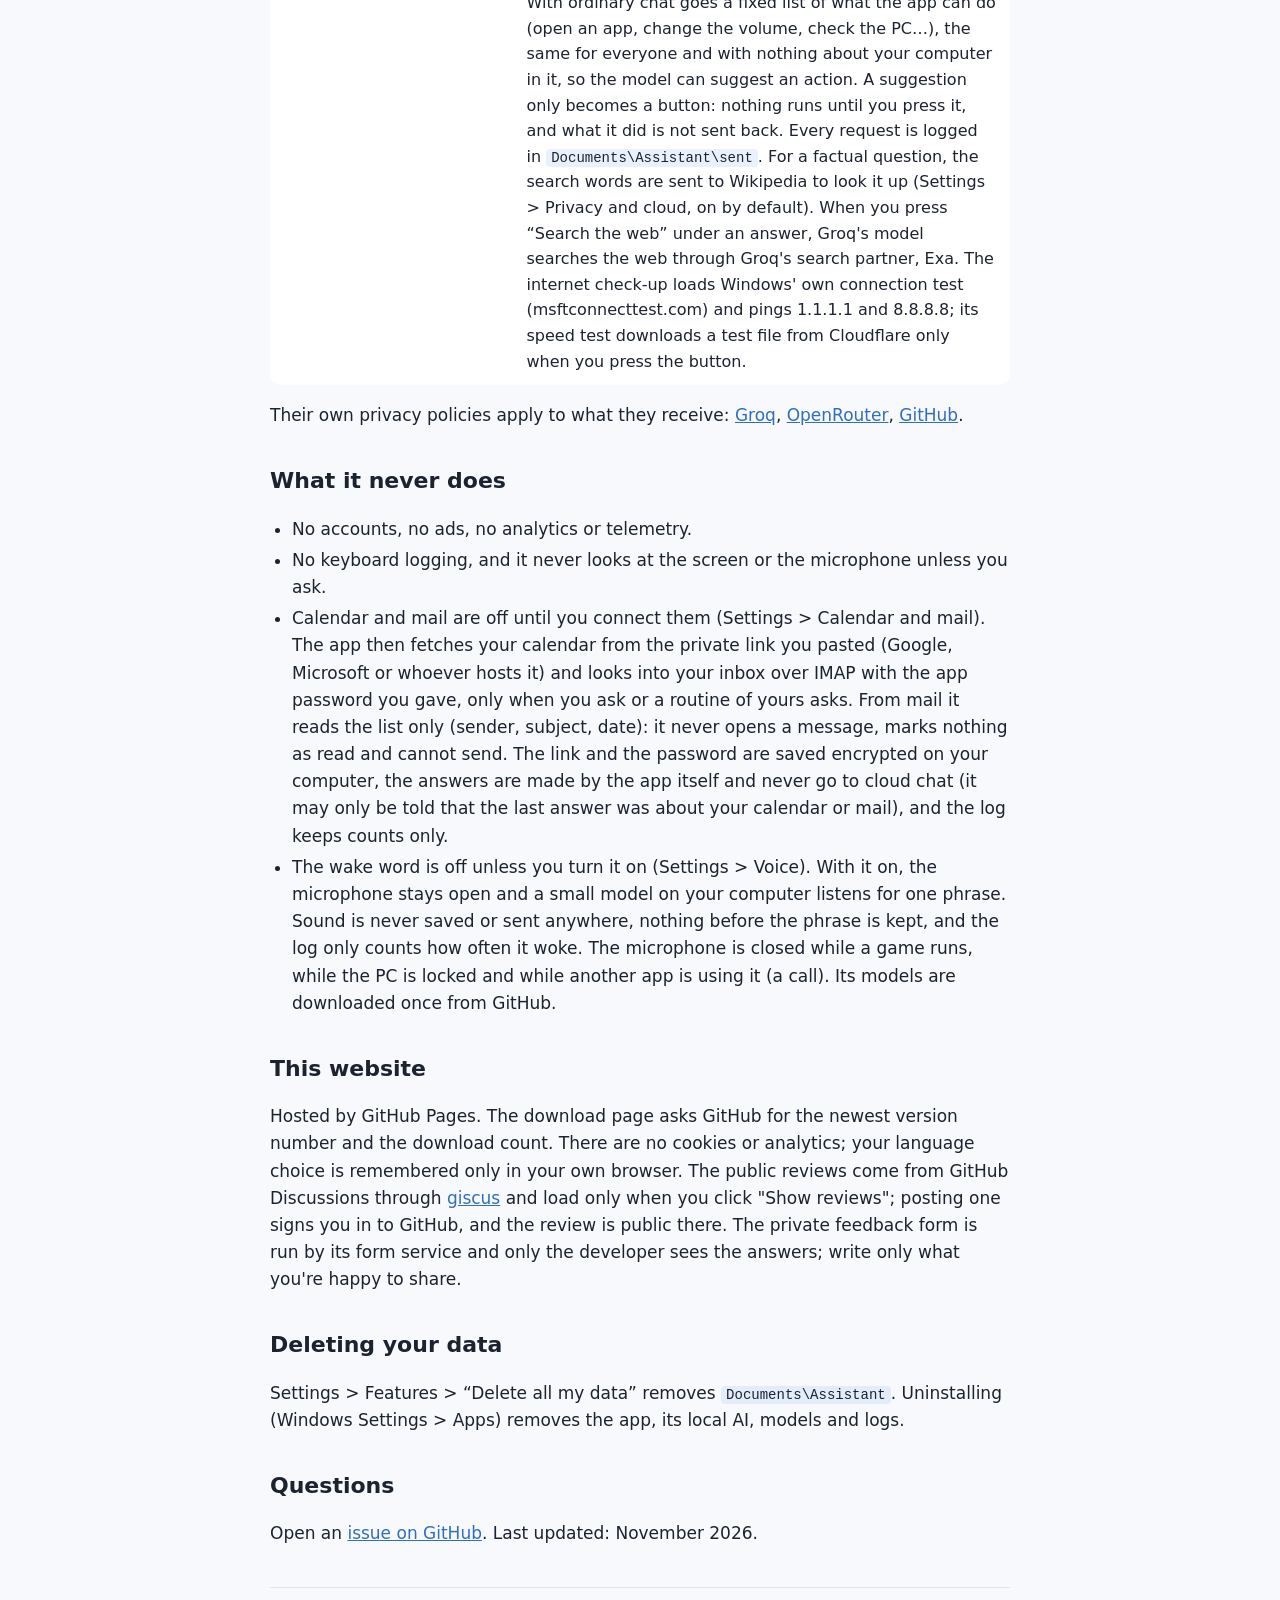
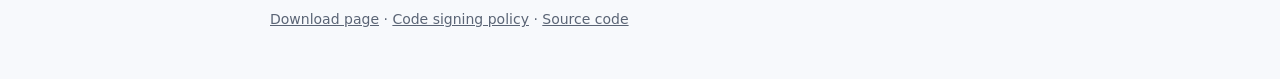
<file: docs/privacy.html>
<!doctype html>
<html lang="en" data-lang="en" data-title-en="Privacy policy · Assistant" data-title-bg="Политика за поверителност · Assistant">
<head>
<meta charset="utf-8">
<meta name="viewport" content="width=device-width, initial-scale=1">
<title>Privacy policy · Assistant</title>
<meta name="description" content="What Assistant keeps on your computer, and exactly when it connects to the internet.">
<link rel="icon" type="image/png" href="favicon.png">
<link rel="stylesheet" href="policy.css">
</head>
<body>
<div class="wrap">
  <header class="top">
    <a class="brand" href="./"><img src="favicon.png" alt="">Assistant</a>
    <div class="langs" role="group" aria-label="Language / Език">
      <button type="button" data-set="en" aria-pressed="true">EN</button>
      <button type="button" data-set="bg" aria-pressed="false">БГ</button>
    </div>
  </header>

  <h1><span class="en">Privacy policy</span><span class="bg">Политика за поверителност</span></h1>
  <p class="lead">
    <span class="en">Short version: what the assistant learns stays on your computer. It goes online only for updates, for downloads you choose, and for the cloud chat if you turn it on.</span>
    <span class="bg">Накратко: каквото научи асистентът, остава на компютъра ви. Той излиза в интернет само за обновления, за изтегляния, които сами изберете, и за облачния чат, ако го включите.</span>
  </p>

  <h2><span class="en">What stays on your computer</span><span class="bg">Какво остава на компютъра ви</span></h2>
  <ul>
    <li><span class="en">Memory, settings, the activity log (kept 7 days), short notes about past chats (kept 7 days), 👍/👎 ratings (kept 7 days) and the weekly review: plain files in <code>Documents\Assistant</code> that you can open, edit or delete.</span>
        <span class="bg">Паметта, настройките, дневникът на дейността (пази се 7 дни), кратки бележки за минали разговори (пазят се 7 дни), оценките 👍/👎 (пазят се 7 дни) и седмичният преглед: обикновени файлове в <code>Documents\Assistant</code>, които можете да отваряте, променяте и изтривате.</span></li>
    <li><span class="en">Screenshots, taken only when you ask about your screen: kept in memory for at most 10 minutes, never saved and never sent anywhere.</span>
        <span class="bg">Снимките на екрана, правени само когато питате за екрана: пазят се в паметта най-много 10 минути, никога не се записват и никъде не се изпращат.</span></li>
    <li><span class="en">Your voice: turned into text on your computer. Audio is never saved or sent.</span>
        <span class="bg">Гласът ви: превръща се в текст на компютъра ви. Звукът никога не се записва и не се изпраща.</span></li>
    <li><span class="en">The local AI (Ollama) runs on your own computer and is reached only from it.</span>
        <span class="bg">Локалният ИИ (Ollama) работи на вашия компютър и е достъпен само от него.</span></li>
    <li><span class="en">The developer log (<code>%LocalAppData%\Assistant\logs</code>) records errors and timings, never what you typed or said.</span>
        <span class="bg">Дневникът за разработчици (<code>%LocalAppData%\Assistant\logs</code>) записва грешки и времена, никога какво сте написали или казали.</span></li>
  </ul>

  <h2><span class="en">When it connects to the internet</span><span class="bg">Кога се свързва с интернет</span></h2>
  <table>
    <thead><tr><th><span class="en">What</span><span class="bg">Какво</span></th><th><span class="en">When</span><span class="bg">Кога</span></th><th><span class="en">Where, and what is sent</span><span class="bg">Къде и какво се изпраща</span></th></tr></thead>
    <tbody>
      <tr>
        <td><span class="en">Update check</span><span class="bg">Проверка за обновления</span></td>
        <td><span class="en">Once a day, and when you press Check for updates. Can be turned off in Settings &gt; Features.</span><span class="bg">Веднъж на ден и когато натиснете Check for updates. Може да се изключи от Settings &gt; Features.</span></td>
        <td><span class="en">GitHub (this project's releases). An ordinary web request: nothing about you or your files.</span><span class="bg">GitHub (версиите на този проект). Обикновена заявка: нищо за вас или файловете ви.</span></td>
      </tr>
      <tr>
        <td><span class="en">Downloads in setup</span><span class="bg">Изтегляния при настройка</span></td>
        <td><span class="en">Only when you choose them in the setup wizard or Settings.</span><span class="bg">Само когато ги изберете в съветника или в Настройките.</span></td>
        <td><span class="en">Ollama (GitHub), the AI model (Ollama's model library), the speech model and Piper voices (Hugging Face), Piper (GitHub), Everything (voidtools.com). Ordinary download requests.</span><span class="bg">Ollama (GitHub), моделът (библиотеката на Ollama), моделът за реч и гласовете на Piper (Hugging Face), Piper (GitHub), Everything (voidtools.com). Обикновени заявки за изтегляне.</span></td>
      </tr>
      <tr>
        <td><span class="en">Cloud chat (optional)</span><span class="bg">Облачен чат (по избор)</span></td>
        <td><span class="en">Only if you add a Groq or OpenRouter key.</span><span class="bg">Само ако добавите ключ за Groq или OpenRouter.</span></td>
        <td><span class="en">Groq or OpenRouter receive your plain chat messages, today's date and time, your saved preferences (<code>preferences.md</code>), text you approve with “Solve with cloud chat” or for a scam check, and, only if you turn on “Let cloud chat know about me”, your name and the lines from <code>about-me.md</code> that match the message. Never your files, screenshots, activity, notes, places, notes about past chats, or “remember…”/“forget…” messages. After an answer the app kept on your computer (calendar, mail, files and the like), the next chat message carries only a note saying what it was about, such as “their calendar”, never what you asked or what the answer said (Settings > Privacy and cloud, on by default). For "where is the save button?" the app reads the names of the buttons in the window you were using, through the same Windows interface screen readers use; they stay on your computer and are not written to any log. Only when it can't work out where to start does it offer cloud chat, with a card showing exactly which names would be sent, and nothing goes unless you press Send. It never clicks or types for you, and it doesn't look at games or excluded windows. With ordinary chat goes a fixed list of what the app can do (open an app, change the volume, check the PC…), the same for everyone and with nothing about your computer in it, so the model can suggest an action. A suggestion only becomes a button: nothing runs until you press it, and what it did is not sent back. Every request is logged in <code>Documents\Assistant\sent</code>. For a factual question, the search words are sent to Wikipedia to look it up (Settings > Privacy and cloud, on by default). When you press “Search the web” under an answer, Groq's model searches the web through Groq's search partner, Exa. The internet check-up loads Windows' own connection test (msftconnecttest.com) and pings 1.1.1.1 and 8.8.8.8; its speed test downloads a test file from Cloudflare only when you press the button.</span><span class="bg">Groq или OpenRouter получават обикновените ви съобщения в чата, днешната дата и часа, запазените предпочитания (<code>preferences.md</code>), текст, който одобрите чрез „Solve with cloud chat“ или за проверка за измама, и само ако включите „Let cloud chat know about me“ – името ви и редовете от <code>about-me.md</code>, свързани със съобщението. Никога файловете ви, снимки на екрана, дейността, бележките, местата, бележките за минали разговори или съобщения „запомни…“/„забрави…“. След отговор, който приложението е запазило на компютъра ви (календар, поща, файлове и подобни), следващото съобщение в чата носи само бележка за какво е бил, например „their calendar“, никога какво сте попитали или какво е казал отговорът (Settings > Privacy and cloud, включено по подразбиране). При „къде е бутонът за запазване?“ приложението прочита имената на бутоните в прозореца, който сте ползвали, през същия интерфейс на Windows, който използват екранните четци; те остават на компютъра ви и не се записват в никой лог. Само ако не успее да прецени откъде да започне, предлага облачния чат с карта, която показва точно кои имена биха се изпратили, и нищо не тръгва, докато не натиснете „Изпрати“. Никога не кликва и не пише вместо вас и не гледа игри или изключени прозорци. С обикновения чат се изпраща и постоянен списък с това, което приложението може да прави (отваряне на приложение, промяна на звука, проверка на компютъра…) – еднакъв за всички и без нищо за вашия компютър, за да може моделът да предложи действие. Предложението става само бутон: нищо не се изпълнява, докато не го натиснете, и резултатът не се изпраща обратно. Всяка заявка се записва в <code>Documents\Assistant\sent</code>. При въпрос за факти думите за търсене се изпращат до Уикипедия (Settings > Privacy and cloud, включено по подразбиране). Когато натиснете „Search the web“ под отговор, моделът на Groq търси в интернет чрез партньора на Groq за търсене, Exa. Проверката на интернета зарежда собствения тест за връзка на Windows (msftconnecttest.com) и пингва 1.1.1.1 и 8.8.8.8; тестът за скорост изтегля тестов файл от Cloudflare само когато натиснете бутона.</span></td>
      </tr>
    </tbody>
  </table>
  <p>
    <span class="en">Their own privacy policies apply to what they receive: <a href="https://groq.com/privacy-policy">Groq</a>, <a href="https://openrouter.ai/privacy">OpenRouter</a>, <a href="https://docs.github.com/en/site-policy/privacy-policies/github-general-privacy-statement">GitHub</a>.</span>
    <span class="bg">За това, което получават, важат собствените им политики: <a href="https://groq.com/privacy-policy">Groq</a>, <a href="https://openrouter.ai/privacy">OpenRouter</a>, <a href="https://docs.github.com/en/site-policy/privacy-policies/github-general-privacy-statement">GitHub</a>.</span>
  </p>

  <h2><span class="en">What it never does</span><span class="bg">Какво никога не прави</span></h2>
  <ul>
    <li><span class="en">No accounts, no ads, no analytics or telemetry.</span><span class="bg">Без акаунти, реклами, анализи или телеметрия.</span></li>
    <li><span class="en">No keyboard logging, and it never looks at the screen or the microphone unless you ask.</span><span class="bg">Не записва клавиатурата и никога не гледа екрана или микрофона, освен ако не поискате.</span></li>
    <li><span class="en">Calendar and mail are off until you connect them (Settings &gt; Calendar and mail). The app then fetches your calendar from the private link you pasted (Google, Microsoft or whoever hosts it) and looks into your inbox over IMAP with the app password you gave, only when you ask or a routine of yours asks. From mail it reads the list only (sender, subject, date): it never opens a message, marks nothing as read and cannot send. The link and the password are saved encrypted on your computer, the answers are made by the app itself and never go to cloud chat (it may only be told that the last answer was about your calendar or mail), and the log keeps counts only.</span><span class="bg">Календарът и пощата са изключени, докато не ги свържете (Настройки &gt; Calendar and mail). Тогава приложението изтегля календара ви от частната връзка, която сте поставили (Google, Microsoft или който го хоства), и поглежда във входящата ви поща през IMAP с дадената от вас парола за приложения, само когато попитате или ваша рутина попита. От пощата чете само списъка (подател, тема, дата): никога не отваря писмо, не отбелязва нищо като прочетено и не може да изпраща. Връзката и паролата се пазят криптирани на вашия компютър, отговорите се съставят от самото приложение и никога не отиват в облачния чат (той може само да научи, че последният отговор е бил за календара или пощата ви), а логът пази само бройки.</span></li>
    <li><span class="en">The wake word is off unless you turn it on (Settings &gt; Voice). With it on, the microphone stays open and a small model on your computer listens for one phrase. Sound is never saved or sent anywhere, nothing before the phrase is kept, and the log only counts how often it woke. The microphone is closed while a game runs, while the PC is locked and while another app is using it (a call). Its models are downloaded once from GitHub.</span><span class="bg">Думата за събуждане е изключена, докато не я включите (Настройки &gt; Глас). Когато е включена, микрофонът остава отворен и малък модел на вашия компютър слуша за една фраза. Звукът никога не се записва и не се изпраща никъде, нищо преди фразата не се пази, а логът брои само колко пъти се е събудил. Микрофонът се затваря, докато върви игра, докато компютърът е заключен и докато друго приложение го използва (разговор). Моделите се изтеглят веднъж от GitHub.</span></li>
  </ul>

  <h2><span class="en">This website</span><span class="bg">Този сайт</span></h2>
  <p>
    <span class="en">Hosted by GitHub Pages. The download page asks GitHub for the newest version number and the download count. There are no cookies or analytics; your language choice is remembered only in your own browser. The public reviews come from GitHub Discussions through <a href="https://github.com/giscus/giscus">giscus</a> and load only when you click "Show reviews"; posting one signs you in to GitHub, and the review is public there. The private feedback form is run by its form service and only the developer sees the answers; write only what you're happy to share.</span>
    <span class="bg">Хостван е от GitHub Pages. Страницата за изтегляне пита GitHub за номера на най-новата версия и броя изтегляния. Няма бисквитки или анализи; изборът на език се помни само във вашия браузър. Публичните отзиви идват от GitHub Discussions чрез <a href="https://github.com/giscus/giscus">giscus</a> и се зареждат само когато натиснете „Покажи отзивите“; за публикуване влизате в GitHub и отзивът е публичен там. Личната форма за мнения се поддържа от услугата за форми и отговорите вижда само разработчикът; пишете само каквото сте готови да споделите.</span>
  </p>

  <h2><span class="en">Deleting your data</span><span class="bg">Изтриване на данните</span></h2>
  <p>
    <span class="en">Settings &gt; Features &gt; “Delete all my data” removes <code>Documents\Assistant</code>. Uninstalling (Windows Settings &gt; Apps) removes the app, its local AI, models and logs.</span>
    <span class="bg">Settings &gt; Features &gt; „Delete all my data“ изтрива <code>Documents\Assistant</code>. Деинсталирането (Настройки на Windows &gt; Приложения) премахва програмата, локалния ИИ, моделите и дневниците.</span>
  </p>

  <h2><span class="en">Questions</span><span class="bg">Въпроси</span></h2>
  <p>
    <span class="en">Open an <a href="https://github.com/ciberwarrior39-sys/Assistant/issues">issue on GitHub</a>. Last updated: November 2026.</span>
    <span class="bg">Отворете <a href="https://github.com/ciberwarrior39-sys/Assistant/issues">issue в GitHub</a>. Последна промяна: ноември 2026 г.</span>
  </p>

  <footer>
    <a href="./"><span class="en">Download page</span><span class="bg">Страница за изтегляне</span></a> ·
    <a href="code-signing.html"><span class="en">Code signing policy</span><span class="bg">Политика за подписване на кода</span></a> ·
    <a href="https://github.com/ciberwarrior39-sys/Assistant"><span class="en">Source code</span><span class="bg">Изходен код</span></a>
  </footer>
</div>
<script src="lang.js"></script>
</body>
</html>
</file>
<file: docs/policy.css>
/* Shared by the code-signing and privacy pages. System fonts only: no font service gets a request. */
:root { --blob: #4A90E2; --blob-deep: #2F6FBF; --ink: #1C2330; --muted: #5A6475; --paper: #F7F9FC; --card: #FFFFFF; --line: #DFE5EE; }
@media (prefers-color-scheme: dark) {
  :root { --blob: #5A9DEB; --blob-deep: #8BBAF2; --ink: #E8ECF3; --muted: #A3ADBD; --paper: #12161D; --card: #1B212B; --line: #2C3442; }
}
* { box-sizing: border-box; }
body { margin: 0; background: var(--paper); color: var(--ink);
       font: 17px/1.6 "Segoe UI Variable Text", "Segoe UI", system-ui, -apple-system, Roboto, "Helvetica Neue", Arial, sans-serif; }
a { color: var(--blob-deep); }
.wrap { max-width: 780px; margin: 0 auto; padding: 0 20px 48px; }
html[data-lang="en"] .bg, html[data-lang="bg"] .en { display: none !important; }
header.top { display: flex; align-items: center; justify-content: space-between; padding: 18px 0 8px; }
.brand { display: flex; align-items: center; gap: 10px; font-weight: 700; font-size: 19px; color: var(--ink); text-decoration: none; }
.brand img { width: 30px; height: 30px; }
.langs { display: flex; border: 1px solid var(--line); border-radius: 999px; overflow: hidden; background: var(--card); }
.langs button { border: 0; background: transparent; color: var(--muted); font: inherit; font-size: 14px; font-weight: 600; padding: 6px 14px; cursor: pointer; }
.langs button[aria-pressed="true"] { background: var(--blob); color: #fff; }
.langs button:focus-visible { outline: 3px solid var(--blob-deep); outline-offset: 3px; }
h1 { font-size: clamp(28px, 4vw, 38px); line-height: 1.15; margin: 28px 0 8px; letter-spacing: -.01em; }
h2 { font-size: 22px; margin: 34px 0 8px; }
p.lead { color: var(--muted); margin: 0 0 8px; }
.note { background: var(--card); border: 1px solid var(--line); border-left: 4px solid var(--blob); border-radius: 10px; padding: 12px 16px; margin: 18px 0; }
table { width: 100%; border-collapse: collapse; background: var(--card); border: 1px solid var(--line); border-radius: 10px; overflow: hidden; font-size: 16px; }
th, td { text-align: left; padding: 10px 12px; border-bottom: 1px solid var(--line); vertical-align: top; }
th { font-weight: 600; }
tr:last-child td { border-bottom: 0; }
ul { padding-left: 22px; }
li { margin: 4px 0; }
code { font: 14px/1.4 Consolas, "Cascadia Mono", monospace; background: color-mix(in srgb, var(--blob) 12%, transparent); padding: 1px 5px; border-radius: 4px; }
footer { border-top: 1px solid var(--line); margin-top: 40px; padding-top: 20px; color: var(--muted); font-size: 14px; }
footer a { color: var(--muted); }
@media (max-width: 600px) { table, thead, tbody, tr, th, td { display: block; } thead { display: none; } td { border-bottom: 0; padding: 4px 12px; } tr { border-bottom: 1px solid var(--line); padding: 8px 0; } td:first-child { font-weight: 600; } }
</file>
